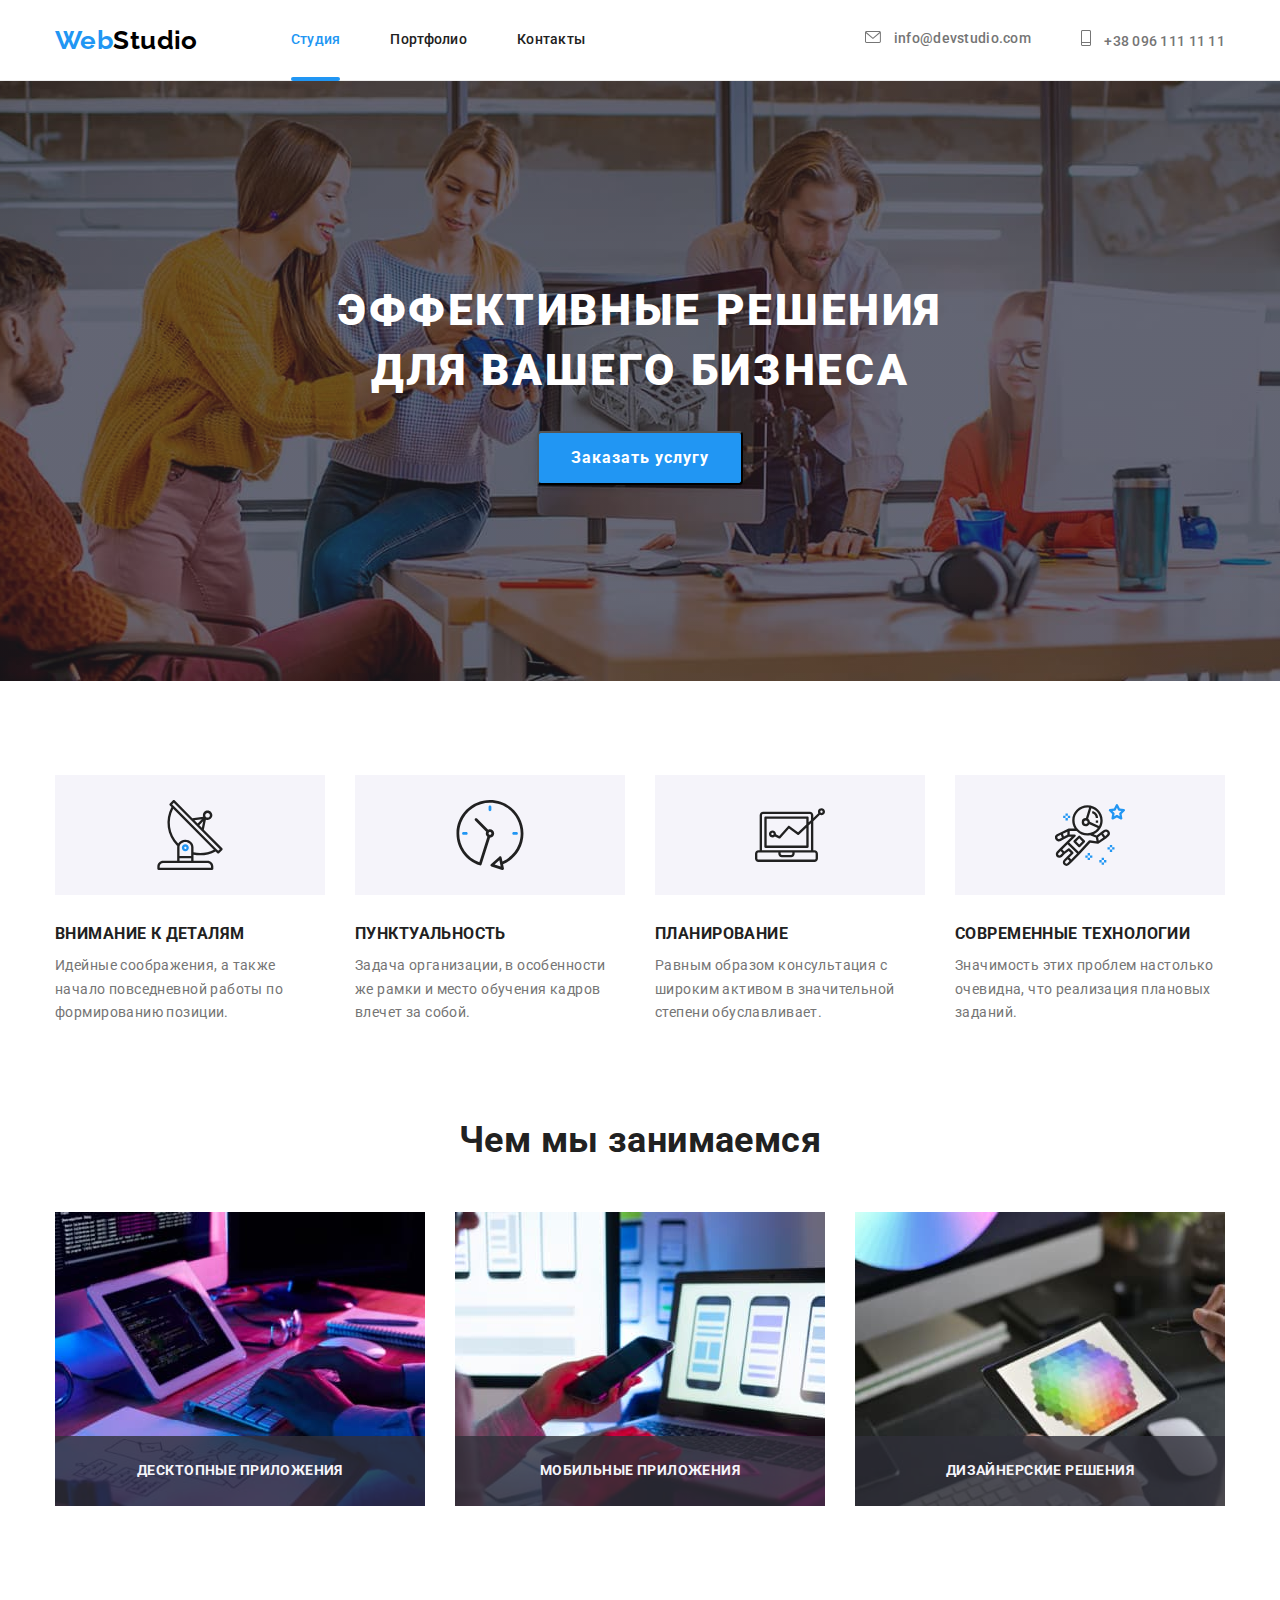
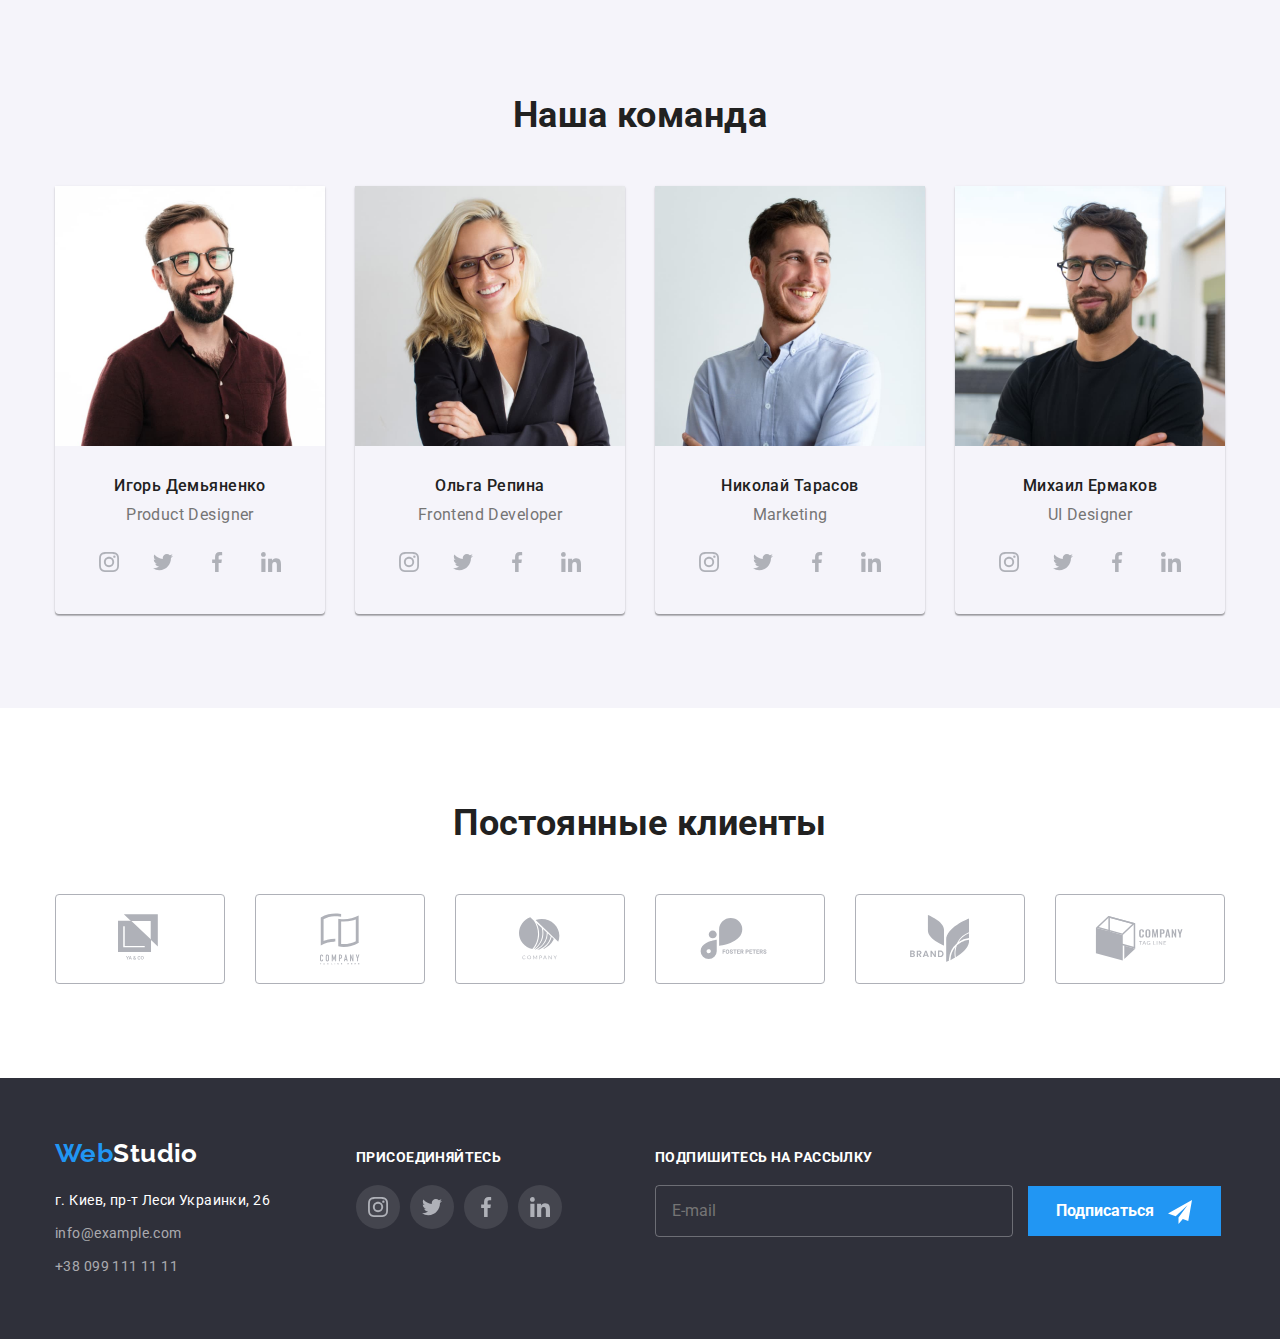
<file: index.html>
<!DOCTYPE html>
<html lang="ru">
  <head>
    <meta charset="UTF-8" />
    <meta name="viewport" content="width=device-width, initial-scale=1.0" />
    <title>Web Studio</title>
    <link
      href="https://fonts.googleapis.com/css2?family=Raleway:wght@700&family=Roboto:wght@400;500;700;900&display=swap"
      rel="stylesheet"
    />
    <link rel="stylesheet" href="./css/main.min.css" />
  </head>

  <body>
    <!-- Header -->
    <header>
      <div class="container main">
        <nav class="nav">
          <a href="index.html" class="logo"
            ><span class="logo__web">Web</span
            ><span class="logo__header">Studio</span></a
          >
          <ul class="nav__list list">
            <li class="nav__item">
              <a href="./index.html" class="nav__link nav__link--current"
                >Студия</a
              >
            </li>
            <li class="nav__item">
              <a href="./portfolio.html" class="nav__link">Портфолио</a>
            </li>
            <li class="nav__item"><a href="" class="nav__link">Контакты</a></li>
          </ul>
        </nav>
        <ul class="contacts list">
          <li class="contacts__item">
            <a href="mailto=info@devstudio.com" class="contacts__link"
              ><svg class="contacts__envelope" width="16" height="12">
                <use href="./images/sprite.svg#envelope-icon"></use>
              </svg>
              info@devstudio.com
            </a>
          </li>

          <li class="contacts__item">
            <a href="tel=+380961111111" class="contacts__link"
              ><svg class="contacts__tel" width="10" height="16">
                <use href="./images/sprite.svg#tel-icon"></use>
              </svg>
              +38 096 111 11 11
            </a>
          </li>
        </ul>
      </div>
    </header>
    <main>
      <!-- Hero -->
      <section class="hero">
        <div class="hero__container">
          <h1 class="hero__title">
            Эффективные решения <br />
            для вашего бизнеса
          </h1>
          <button class="hero-btn" data-modal-open>Заказать услугу</button>
        </div>
      </section>

      <!-- Our benefits -->
      <section class="benefits section">
        <div class="container">
          <h2 class="section__title--hidden">Наши преимущества</h2>
          <ul class="benefits__list list">
            <li class="benefits__antenna benefits__item">
              <h3 class="benefits__title">Внимание к деталям</h3>
              <p class="benefits__text">
                Идейные соображения, а также начало повседневной работы по
                формированию позиции.
              </p>
            </li>
            <li class="benefits__clock benefits__item">
              <h3 class="benefits__title">Пунктуальность</h3>
              <p class="benefits__text">
                Задача организации, в особенности же рамки и место обучения
                кадров влечет за собой.
              </p>
            </li>
            <li class="benefits__vector benefits__item">
              <h3 class="benefits__title">Планирование</h3>
              <p class="benefits__text">
                Равным образом консультация с широким активом в значительной
                степени обуславливает.
              </p>
            </li>
            <li class="benefits__astronaut benefits__item">
              <h3 class="benefits__title">Современные технологии</h3>
              <p class="benefits__text">
                Значимость этих проблем настолько очевидна, что реализация
                плановых заданий.
              </p>
            </li>
          </ul>
        </div>
      </section>
      <!-- What are we doing -->
      <section class="examples section">
        <div class="container">
          <h2 class="section__title">Чем мы занимаемся</h2>
          <ul class="examples__list list">
            <li class="examples__item">
              <div class="box">
                <img
                  src="./images/img.jpg"
                  alt="Десктопные приложения"
                  width="370"
                />
                <p class="examples__text">Десктопные приложения</p>
              </div>
            </li>
            <li class="examples__item">
              <div class="box">
                <img
                  src="./images/img2.jpg"
                  alt="Мобильные приложения"
                  width="370"
                />
                <p class="examples__text">Мобильные приложения</p>
              </div>
            </li>
            <li class="examples__item">
              <div class="box">
                <img
                  src="./images/img3.jpg"
                  alt="Дизайнерские решения"
                  width="370"
                />
                <p class="examples__text">Дизайнерские решения</p>
              </div>
            </li>
          </ul>
        </div>
      </section>
      <!-- Our team -->
      <section class="employee section">
        <div class="container">
          <h2 class="section__title">Наша команда</h2>
          <ul class="employee__list list">
            <li class="employee__item">
              <img
                src="./images/team1.jpg"
                alt="фото Игоря Демьяненко"
                width="270"
              />
              <h3 class="employee__name">Игорь Демьяненко</h3>
              <p class="employee__position">Product Designer</p>
              <ul class="social-links list">
                <li class="social-links__item">
                  <a href="" class="social-links__link">
                    <svg class="social-links__icon" width="20px" height="20px">
                      <use href="./images/sprite.svg#instagram-icon"></use>
                    </svg>
                  </a>
                </li>
                <li class="social-links__item">
                  <a href="" class="social-links__link">
                    <svg class="social-links__icon" width="20px" height="20px">
                      <use href="./images/sprite.svg#twitter-icon"></use>
                    </svg>
                  </a>
                </li>
                <li class="social-links__item">
                  <a href="" class="social-links__link">
                    <svg class="social-links__icon" width="20px" height="20px">
                      <use href="./images/sprite.svg#facebook-icon"></use>
                    </svg>
                  </a>
                </li>
                <li class="social-links__item">
                  <a href="" class="social-links__link">
                    <svg class="social-links__icon" width="20px" height="20px">
                      <use href="./images/sprite.svg#linkedin-icon"></use>
                    </svg>
                  </a>
                </li>
              </ul>
            </li>
            <li class="employee__item">
              <img
                src="./images/team2.jpg"
                alt="фото Ольги Репиной"
                width="270"
              />
              <h3 class="employee__name">Ольга Репина</h3>
              <p class="employee__position">Frontend Developer</p>
              <ul class="social-links list">
                <li class="social-links__item">
                  <a href="" class="social-links__link">
                    <svg class="social-links__icon" width="20px" height="20px">
                      <use href="./images/sprite.svg#instagram-icon"></use>
                    </svg>
                  </a>
                </li>
                <li class="social-links__item">
                  <a href="" class="social-links__link">
                    <svg class="social-links__icon" width="20px" height="20px">
                      <use href="./images/sprite.svg#twitter-icon"></use>
                    </svg>
                  </a>
                </li>
                <li class="social-links__item">
                  <a href="" class="social-links__link">
                    <svg class="social-links__icon" width="20px" height="20px">
                      <use href="./images/sprite.svg#facebook-icon"></use>
                    </svg>
                  </a>
                </li>
                <li class="social-links__item">
                  <a href="" class="social-links__link">
                    <svg class="social-links__icon" width="20px" height="20px">
                      <use href="./images/sprite.svg#linkedin-icon"></use>
                    </svg>
                  </a>
                </li>
              </ul>
            </li>
            <li class="employee__item">
              <img
                src="./images/team3.jpg"
                alt="фото Николая тарасова"
                width="270"
              />
              <h3 class="employee__name">Николай Тарасов</h3>
              <p class="employee__position">Marketing</p>
              <ul class="social-links list">
                <li class="social-links__item">
                  <a href="" class="social-links__link">
                    <svg class="social-links__icon" width="20px" height="20px">
                      <use href="./images/sprite.svg#instagram-icon"></use>
                    </svg>
                  </a>
                </li>
                <li class="social-links__item">
                  <a href="" class="social-links__link">
                    <svg class="social-links__icon" width="20px" height="20px">
                      <use href="./images/sprite.svg#twitter-icon"></use>
                    </svg>
                  </a>
                </li>
                <li class="social-links__item">
                  <a href="" class="social-links__link">
                    <svg class="social-links__icon" width="20px" height="20px">
                      <use href="./images/sprite.svg#facebook-icon"></use>
                    </svg>
                  </a>
                </li>
                <li class="social-links__item">
                  <a href="" class="social-links__link">
                    <svg class="social-links__icon" width="20px" height="20px">
                      <use href="./images/sprite.svg#linkedin-icon"></use>
                    </svg>
                  </a>
                </li>
              </ul>
            </li>
            <li class="employee__item">
              <img
                src="./images/team4.jpg"
                alt="фото Михаила Ермакова"
                width="270"
              />
              <h3 class="employee__name">Михаил Ермаков</h3>
              <p class="employee__position">UI Designer</p>
              <ul class="social-links list">
                <li class="social-links__item">
                  <a href="" class="social-links__link">
                    <svg class="social-links__icon" width="20px" height="20px">
                      <use href="./images/sprite.svg#instagram-icon"></use>
                    </svg>
                  </a>
                </li>
                <li class="social-links__item">
                  <a href="" class="social-links__link">
                    <svg class="social-links__icon" width="20px" height="20px">
                      <use href="./images/sprite.svg#twitter-icon"></use>
                    </svg>
                  </a>
                </li>
                <li class="social-links__item">
                  <a href="" class="social-links__link">
                    <svg class="social-links__icon" width="20px" height="20px">
                      <use href="./images/sprite.svg#facebook-icon"></use>
                    </svg>
                  </a>
                </li>
                <li class="social-links__item">
                  <a href="" class="social-links__link">
                    <svg class="social-links__icon" width="20px" height="20px">
                      <use href="./images/sprite.svg#linkedin-icon"></use>
                    </svg>
                  </a>
                </li>
              </ul>
            </li>
          </ul>
        </div>
      </section>
      <!-- Our clients -->
      <section class="clients section">
        <div class="container">
          <h2 class="section__title">Постоянные клиенты</h2>
          <ul class="clients__list list">
            <li class="clients__item">
              <a href="" class="clients__link">
                <svg class="clients__icon" width="44" height="49">
                  <use href="./images/sprite.svg#client1-icon"></use>
                </svg>
              </a>
            </li>
            <li class="clients__item">
              <a href="" class="clients__link">
                <svg class="clients__icon" width="40" height="52">
                  <use href="./images/sprite.svg#client2-icon"></use>
                </svg>
              </a>
            </li>
            <li class="clients__item">
              <a href="" class="clients__link">
                <svg class="clients__icon" width="41" height="43">
                  <use href="./images/sprite.svg#client3-icon"></use>
                </svg>
              </a>
            </li>
            <li class="clients__item">
              <a href="" class="clients__link">
                <svg class="clients__icon" width="80" height="42">
                  <use href="./images/sprite.svg#client4-icon"></use>
                </svg>
              </a>
            </li>
            <li class="clients__item">
              <a href="" class="clients__link">
                <svg class="clients__icon" width="59" height="47">
                  <use href="./images/sprite.svg#client5-icon"></use>
                </svg>
              </a>
            </li>
            <li class="clients__item">
              <a href="" class="clients__link">
                <svg class="clients__icon" width="89" height="45">
                  <use href="./images/sprite.svg#client6-icon"></use>
                </svg>
              </a>
            </li>
          </ul>
        </div>
      </section>
    </main>

    <!-- Footer -->
    <footer>
      <div class="footer-container container">
        <div class="footer">
          <a href="index.html" class="footer__logo logo"
            ><span class="logo__web">Web</span
            ><span class="logo__footer">Studio</span></a
          >
          <address class="footer__address">
            <span class="footer__text">г. Киев, пр-т Леси Украинки, 26</span>
            <br />
            <ul class="footer-list list">
              <li class="footer-list__item">
                <a href="mailto:info@example.com" class="footer-list__link"
                  >info@example.com</a
                >
              </li>
              <li class="footer-list__item">
                <a href="tel:+380991111111" class="footer-list__link"
                  >+38 099 111 11 11</a
                >
              </li>
            </ul>
          </address>
        </div>

        <!-- Footer-middle -->
        <div class="footer-join">
          <p class="footer-join__text">Присоединяйтесь</p>
          <ul class="footer-join__list list">
            <li class="footer-join__item">
              <a href="" class="footer-join__link">
                <svg width="20" height="20" class="footer-join__icon">
                  <use href="./images/sprite.svg#instagram-icon"></use>
                </svg>
              </a>
            </li>
            <li class="footer-join__item">
              <a href="" class="footer-join__link">
                <svg width="20" height="20" class="footer-join__icon">
                  <use href="./images/sprite.svg#twitter-icon"></use>
                </svg>
              </a>
            </li>
            <li class="footer-join__item">
              <a href="" class="footer-join__link">
                <svg width="20" height="20" class="footer-join__icon">
                  <use href="./images/sprite.svg#facebook-icon"></use>
                </svg>
              </a>
            </li>
            <li class="footer-join__item">
              <a href="" class="footer-join__link">
                <svg width="20" height="20" class="footer-join__icon">
                  <use href="./images/sprite.svg#linkedin-icon"></use>
                </svg>
              </a>
            </li>
          </ul>
        </div>

        <!-- footer-subscribe -->
        <div class="footer-subscribe">
          <p class="footer-subscribe__text">Подпишитесь на рассылку</p>
          <form action="#" class="footer-subscribe__form" autocomplete="off">
            <input
              type="email"
              name="email"
              id="email"
              placeholder="E-mail"
              class="footer-subscribe__input"
            />
            <button type="submit" class="subscribe-btn">
              Подписаться
              <svg class="subscribe-btn__icon">
                <use href="./images/sprite.svg#subscribe-icon"></use>
              </svg>
            </button>
          </form>
        </div>
      </div>
    </footer>

    <!-- Modal  -->
    <div class="backdrop backdrop--is-hidden" data-modal>
      <div class="modal">
        <div class="modal__header">
          <p class="modal__heading">Оставьте свои данные, мы вам перезвоним</p>
          <button class="modal-close-button" data-modal-close>
            <svg class="modal-close-button__icon" width="11px" height="11px">
              <use href="./images/sprite.svg#cross-icon"></use>
            </svg>
          </button>
        </div>
        <div class="input-forms">
          <form action="#" autocomplete="off">
            <div class="input-field">
              <label class="input-field__label" for="name">Имя</label>
              <input class="input-field__input" type="text" id="name" />
              <svg class="input-field__icon">
                <use href="./images/sprite.svg#name-icon"></use>
              </svg>
            </div>

            <div class="input-field">
              <label class="input-field__label" for="tel">Телефон</label>
              <input class="input-field__input" type="tel" id="tel" />
              <svg class="input-field__icon">
                <use href="./images/sprite.svg#phone-icon"></use>
              </svg>
            </div>

            <div class="input-field">
              <label class="input-field__label" for="mail">Почта</label>
              <input class="input-field__input" type="email" id="mail" />
              <svg class="input-field__icon">
                <use href="./images/sprite.svg#email-icon"></use>
              </svg>
            </div>

            <div class="input-field">
              <label class="input-field__label" for="comment"
                >Комментарий</label
              >
              <textarea
                class="input-field__textarea"
                name="comment"
                id="comment"
                rows="6"
                placeholder="Введите текст"
              ></textarea>
            </div>

            <div class="policy">
              <input
                class="policy__checkbox"
                type="checkbox"
                name="policy"
                id="policy"
              />
              <!-- <span class="policy-icon"></span> -->
              <label for="policy" class="policy__label">
                Соглашаюсь с рассылкой и принимаю
                <a href="" class="policy__link"> Условия договора</a>
              </label>
            </div>

            <button type="submit" class="modal-btn">Отправить</button>
          </form>
        </div>
      </div>
    </div>
    <script src="./js/modal.js"></script>
  </body>
</html>
</file>
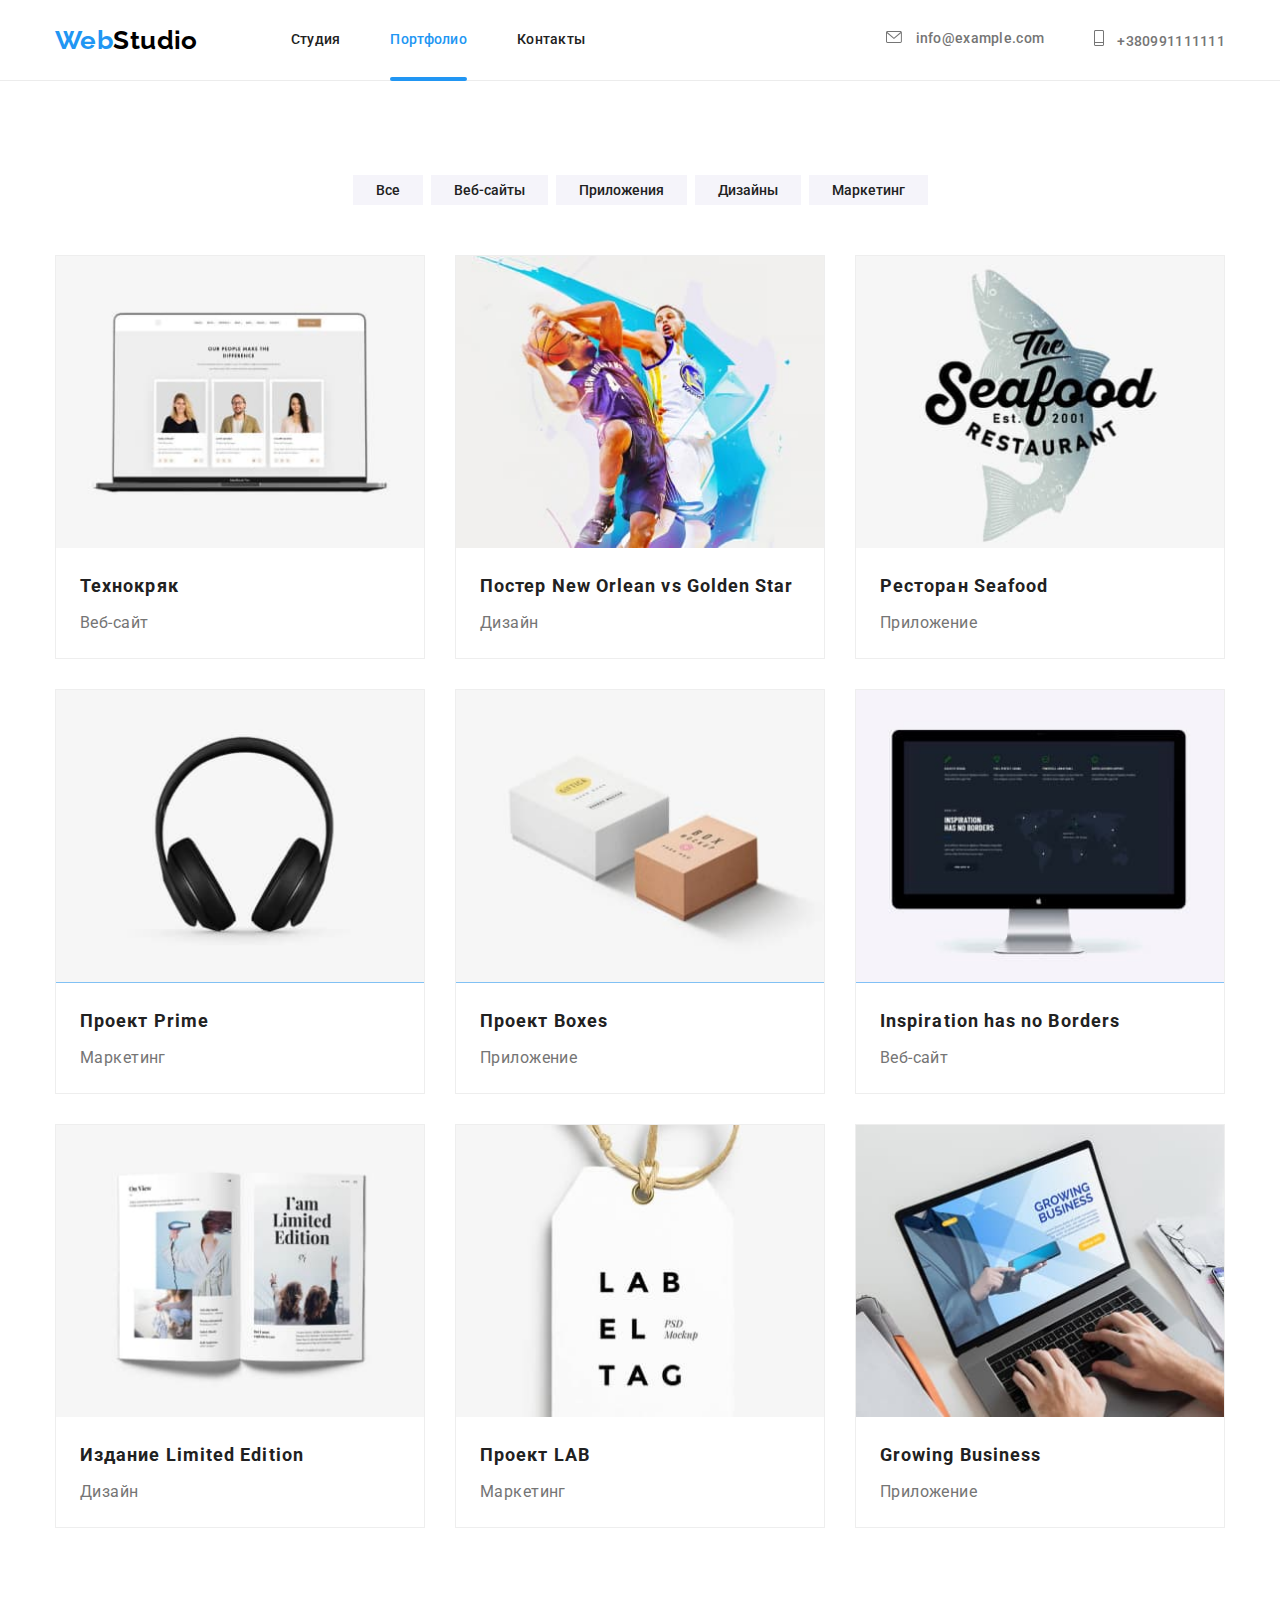
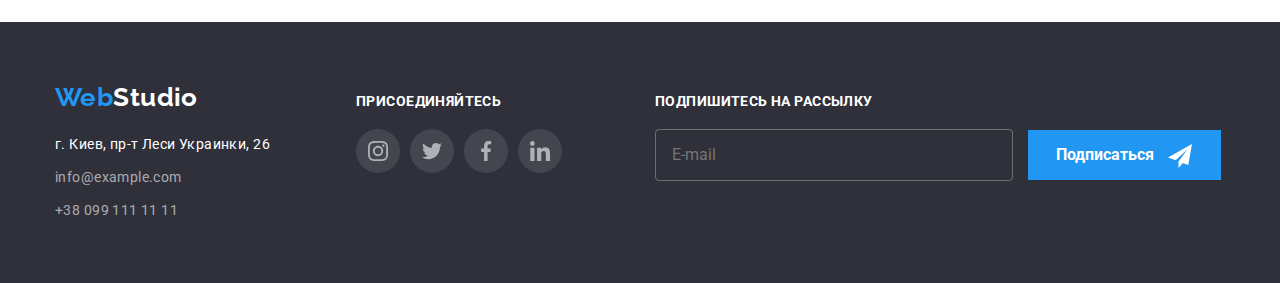
<file: portfolio.html>
<!DOCTYPE html>
<html lang="ru">
  <head>
    <meta charset="UTF-8" />
    <meta name="viewport" content="width=device-width, initial-scale=1.0" />
    <title>Portfolio</title>
    <link
      href="https://fonts.googleapis.com/css2?family=Raleway:wght@700&family=Roboto:wght@400;500;700;900&display=swap"
      rel="stylesheet"
    />
    <link rel="stylesheet" href="./css/portfolio.min.css" />
  </head>

  <body>
    <!-- Header -->
    <header>
      <div class="container main">
        <nav class="nav">
          <a href="./portfolio.html" class="logo"
            ><span class="logo__web">Web</span
            ><span class="logo__header">Studio</span></a
          >
          <ul class="nav__list list">
            <li class="nav__item">
              <a href="./index.html" class="nav__link">Студия</a>
            </li>
            <li class="nav__item">
              <a href="./portfolio.html" class="nav__link nav__link--current"
                >Портфолио</a
              >
            </li>
            <li class="nav__item"><a href="" class="nav__link">Контакты</a></li>
          </ul>
        </nav>
        <ul class="contacts list">
          <li class="contacts__item">
            <a href="mailto:info@example.com" class="contacts__link"
              ><svg class="contacts__envelope" width="16" height="12">
                <use href="./images/sprite.svg#envelope-icon"></use>
              </svg>
              info@example.com
            </a>
          </li>

          <li class="contacts__item">
            <a href="tel:+380991111111+" class="contacts__link">
              <svg class="contacts__tel" width="10" height="16">
                <use href="./images/sprite.svg#tel-icon"></use>
              </svg>
              +380991111111
            </a>
          </li>
        </ul>
      </div>
    </header>
    <!-- Projects section -->
    <main>
      <section class="portfolio section">
        <div class="container">
          <h1 class="section__title--hidden">Проекты</h1>
          <!-- Buttons -->
          <ul class="filters list">
            <li class="filters__item">
              <button type="button" class="filters__button">Все</button>
            </li>
            <li class="filters__item">
              <button type="button" class="filters__button">Веб-сайты</button>
            </li>
            <li class="filters__item">
              <button type="button" class="filters__button">Приложения</button>
            </li>
            <li class="filters__item">
              <button type="button" class="filters__button">Дизайны</button>
            </li>
            <li class="filters__item">
              <button type="button" class="filters__button">Маркетинг</button>
            </li>
          </ul>

          <!-- Projects -->
          <ul class="projects list">
            <li class="projects__element">
              <a href="" class="projects__link">
                <div class="projects-box">
                  <img src="./portfolio-images/img1.jpg" alt="" width="370" />
                  <p class="projects-box__text">
                    Технокряк это современная площадка распространения
                    коронавируса. Компании используют эту платформу для
                    цифрового шпионажа и атак на защищённые сервера конкурентов.
                  </p>
                </div>
                <div class="card-content">
                  <h2 class="card-content__title">Технокряк</h2>
                  <p class="card-content__item">Веб-сайт</p>
                </div>
              </a>
            </li>
            <li class="projects__element">
              <a href="" class="projects__link">
                <div class="projects-box">
                  <img src="./portfolio-images/img2.jpg" alt="" width="370" />
                  <p class="projects-box__text">
                    Технокряк это современная площадка распространения
                    коронавируса. Компании используют эту платформу для
                    цифрового шпионажа и атак на защищённые сервера конкурентов.
                  </p>
                </div>
                <div class="card-content">
                  <h2 class="card-content__title">
                    Постер New Orlean vs Golden Star
                  </h2>
                  <p class="card-content__item">Дизайн</p>
                </div>
              </a>
            </li>
            <li class="projects__element">
              <a href="" class="projects__link">
                <div class="projects-box">
                  <img src="./portfolio-images/img3.jpg" alt="" width="370" />
                  <p class="projects-box__text">
                    Технокряк это современная площадка распространения
                    коронавируса. Компании используют эту платформу для
                    цифрового шпионажа и атак на защищённые сервера конкурентов.
                  </p>
                </div>
                <div class="card-content">
                  <h2 class="card-content__title">Ресторан Seafood</h2>
                  <p class="card-content__item">Приложение</p>
                </div>
              </a>
            </li>
            <li class="projects__element">
              <a href="" class="projects__link">
                <div class="projects-box">
                  <img src="./portfolio-images/img4.jpg" alt="" width="370" />
                  <p class="projects-box__text">
                    Технокряк это современная площадка распространения
                    коронавируса. Компании используют эту платформу для
                    цифрового шпионажа и атак на защищённые сервера конкурентов.
                  </p>
                </div>
                <div class="card-content">
                  <h2 class="card-content__title">Проект Prime</h2>
                  <p class="card-content__item">Маркетинг</p>
                </div>
              </a>
            </li>
            <li class="projects__element">
              <a href="" class="projects__link">
                <div class="projects-box">
                  <img src="./portfolio-images/img5.jpg" alt="" width="370" />
                  <p class="projects-box__text">
                    Технокряк это современная площадка распространения
                    коронавируса. Компании используют эту платформу для
                    цифрового шпионажа и атак на защищённые сервера конкурентов.
                  </p>
                </div>
                <div class="card-content">
                  <h2 class="card-content__title">Проект Boxes</h2>
                  <p class="card-content__item">Приложение</p>
                </div>
              </a>
            </li>
            <li class="projects__element">
              <a href="" class="projects__link">
                <div class="projects-box">
                  <img src="./portfolio-images/img6.jpg" alt="" width="370" />
                  <p class="projects-box__text">
                    Технокряк это современная площадка распространения
                    коронавируса. Компании используют эту платформу для
                    цифрового шпионажа и атак на защищённые сервера конкурентов.
                  </p>
                </div>
                <div class="card-content">
                  <h2 class="card-content__title">
                    Inspiration has no Borders
                  </h2>
                  <p class="card-content__item">Веб-сайт</p>
                </div>
              </a>
            </li>
            <li class="projects__element">
              <a href="" class="projects__link">
                <div class="projects-box">
                  <img src="./portfolio-images/img7.jpg" alt="" width="370" />
                  <p class="projects-box__text">
                    Технокряк это современная площадка распространения
                    коронавируса. Компании используют эту платформу для
                    цифрового шпионажа и атак на защищённые сервера конкурентов.
                  </p>
                </div>
                <div class="card-content">
                  <h2 class="card-content__title">Издание Limited Edition</h2>
                  <p class="card-content__item">Дизайн</p>
                </div>
              </a>
            </li>
            <li class="projects__element">
              <a href="" class="projects__link">
                <div class="projects-box">
                  <img src="./portfolio-images/img8.jpg" alt="" width="370" />
                  <p class="projects-box__text">
                    Технокряк это современная площадка распространения
                    коронавируса. Компании используют эту платформу для
                    цифрового шпионажа и атак на защищённые сервера конкурентов.
                  </p>
                </div>
                <div class="card-content">
                  <h2 class="card-content__title">Проект LAB</h2>
                  <p class="card-content__item">Маркетинг</p>
                </div>
              </a>
            </li>
            <li class="projects__element">
              <a href="" class="projects__link">
                <div class="projects-box">
                  <img src="./portfolio-images/img9.jpg" alt="" width="370" />
                  <p class="projects-box__text">
                    Технокряк это современная площадка распространения
                    коронавируса. Компании используют эту платформу для
                    цифрового шпионажа и атак на защищённые сервера конкурентов.
                  </p>
                </div>
                <div class="card-content">
                  <h2 class="card-content__title">Growing Business</h2>
                  <p class="card-content__item">Приложение</p>
                </div>
              </a>
            </li>
          </ul>
        </div>
      </section>
    </main>
    <!-- Footer -->
    <footer>
      <div class="footer-container container">
        <div class="footer">
          <a href="./portfolio.html" class="footer__logo logo"
            ><span class="logo__web">Web</span
            ><span class="logo__footer">Studio</span></a
          >
          <address class="footer__address">
            <span class="footer__text">г. Киев, пр-т Леси Украинки, 26</span>
            <br />
            <ul class="footer-list list">
              <li class="footer-list__item">
                <a href="mailto:info@example.com" class="footer-list__link"
                  >info@example.com</a
                >
              </li>
              <li class="footer-list__item">
                <a href="tel:+380991111111" class="footer-list__link"
                  >+38 099 111 11 11</a
                >
              </li>
            </ul>
          </address>
        </div>

        <!-- Footer-middle -->
        <div class="footer-join">
          <p class="footer-join__text">Присоединяйтесь</p>
          <ul class="footer-join__list list">
            <li class="footer-join__item">
              <a href="" class="footer-join__link">
                <svg width="20" height="20" class="footer-join__icon">
                  <use href="./images/sprite.svg#instagram-icon"></use>
                </svg>
              </a>
            </li>
            <li class="footer-join__item">
              <a href="" class="footer-join__link">
                <svg width="20" height="20" class="footer-join__icon">
                  <use href="./images/sprite.svg#twitter-icon"></use>
                </svg>
              </a>
            </li>
            <li class="footer-join__item">
              <a href="" class="footer-join__link">
                <svg width="20" height="20" class="footer-join__icon">
                  <use href="./images/sprite.svg#facebook-icon"></use>
                </svg>
              </a>
            </li>
            <li class="footer-join__item">
              <a href="" class="footer-join__link">
                <svg width="20" height="20" class="footer-join__icon">
                  <use href="./images/sprite.svg#linkedin-icon"></use>
                </svg>
              </a>
            </li>
          </ul>
        </div>

        <!-- Footer-subscribe -->
        <div class="footer-subscribe">
          <p class="footer-subscribe__text">Подпишитесь на рассылку</p>
          <form action="#" class="footer-subscribe__form" autocomplete="off">
            <input
              type="email"
              name="email"
              id="email"
              placeholder="E-mail"
              class="footer-subscribe__input"
            />
            <button type="submit" class="subscribe-btn">
              Подписаться
              <svg class="subscribe-btn__icon">
                <use href="./images/sprite.svg#subscribe-icon"></use>
              </svg>
            </button>
          </form>
        </div>
      </div>
    </footer>
  </body>
</html>
</file>
<file: css/main.min.css>
/*! modern-normalize v1.0.0 | MIT License | https://github.com/sindresorhus/modern-normalize */*,*::before,*::after{box-sizing:border-box}:root{-moz-tab-size:4;tab-size:4}html{line-height:1.15;-webkit-text-size-adjust:100%}body{margin:0}body{font-family:system-ui,-apple-system,"Segoe UI",Roboto,Helvetica,Arial,sans-serif,"Apple Color Emoji","Segoe UI Emoji"}hr{height:0;color:inherit}abbr[title]{text-decoration:underline dotted}b,strong{font-weight:bolder}code,kbd,samp,pre{font-family:ui-monospace, SFMono-Regular, Consolas, "Liberation Mono", Menlo, monospace;font-size:1em}small{font-size:80%}sub,sup{font-size:75%;line-height:0;position:relative;vertical-align:baseline}sub{bottom:-0.25em}sup{top:-0.5em}table{text-indent:0;border-color:inherit}button,input,optgroup,select,textarea{font-family:inherit;font-size:100%;line-height:1.15;margin:0}button,select{text-transform:none}button,[type="button"],[type="reset"],[type="submit"]{-webkit-appearance:button}::-moz-focus-inner{border-style:none;padding:0}:-moz-focusring{outline:1px dotted ButtonText}:-moz-ui-invalid{box-shadow:none}legend{padding:0}progress{vertical-align:baseline}::-webkit-inner-spin-button,::-webkit-outer-spin-button{height:auto}[type="search"]{-webkit-appearance:textfield;outline-offset:-2px}::-webkit-search-decoration{-webkit-appearance:none}::-webkit-file-upload-button{-webkit-appearance:button;font:inherit}summary{display:list-item}body{color:#757575;font-family:"Roboto",sans-serif;letter-spacing:.03em;background-color:#fff;font-size:14px}.list{list-style:none;padding:0;margin:0}.container{width:1200px;padding:0 15px;margin-left:auto;margin-right:auto}img{display:block;max-width:100%;height:auto}p{margin:0}header{border-bottom:1px solid #ececec}footer{background-color:#2f303a}.main{display:flex;align-items:center}.section{padding-top:94px}.section__title{color:#212121;text-align:center;font-weight:700;font-size:36px;line-height:1.17;margin:0 0 50px}.section__title--hidden{position:absolute;width:1px;height:1px;margin:-1px;border:0;padding:0;clip:rect(0 0 0 0);overflow:hidden}.logo{font-family:"Raleway",sans-serif;font-weight:700;font-size:26px;line-height:1.19;text-decoration:none}.logo__web{color:#2196f3}.logo__header{color:#000}.logo__footer{color:#fff}.main{display:flex;align-items:center}.nav{display:flex;align-items:center}.nav__list{display:flex;margin-left:93px}.nav__item:not(:last-child){margin-right:50px}.nav__link{color:#212121;font-weight:500;line-height:1.14;letter-spacing:0.02em;text-decoration:none;display:block;padding:32px 0;transition:color 250ms cubic-bezier(0.4, 0, 0.2, 1)}.nav__link:hover,.nav__link:focus{color:#2196f3}.nav__link--current{color:#2196f3;position:relative}.nav__link--current::after{content:"";width:100%;height:4px;background-color:#2196f3;position:absolute;left:0;bottom:-1px;border-radius:2px}.contacts{display:flex;margin-left:auto}.contacts__item:not(:last-child){margin-right:50px}.contacts__link{color:#757575;font-weight:500;line-height:1.14;letter-spacing:0.02em;text-decoration:none;transition:color 250ms cubic-bezier(0.4, 0, 0.2, 1)}.contacts__link:hover,.contacts__link:focus{color:#2196f3}.contacts__envelope,.contacts__tel{margin-right:10px;fill:#757575;transition:fill 250ms cubic-bezier(0.4, 0, 0.2, 1)}.contacts__link:hover .contacts__tel,.contacts__link:hover .contacts__envelope{fill:#2196f3}.hero{background-color:#2f303a;text-align:center;background-image:linear-gradient(to right, rgba(47,48,58,0.4), rgba(47,48,58,0.4)),url(../images/hero-bg.jpg);background-size:cover;background-repeat:no-repeat;background-position:center;margin-right:auto;margin-left:auto;max-width:1600px;height:600px}.hero__container{margin-left:auto;margin-right:auto;padding-top:200px}.hero__title{color:#fff;font-weight:900;font-size:44px;line-height:1.36;letter-spacing:0.06em;text-transform:uppercase;margin:0 0 30px}.hero-btn{color:#fff;font-weight:700;font-size:16px;line-height:1.9;letter-spacing:0.06em;box-shadow:0 4px 4px rgba(0,0,0,0.15);border-radius:4px;background:#2196f3;display:inline-block;padding:10px 32px;cursor:pointer}.hero-btn:focus,.hero-btn:active{outline:#2196f3}.benefits__title{color:#212121;font-weight:700;line-height:1.14;text-transform:uppercase;margin:0 0 10px}.benefits__list{display:flex}.benefits__item{margin-right:30px;width:calc((100% - 30px * 3) / 4)}.benefits__item:last-child{margin-right:0}.benefits__item::before{display:block;content:"";width:270px;height:120px;background-repeat:no-repeat;background-position:center;background-color:#f5f4fa;margin-bottom:30px}.benefits__antenna::before{background-image:url(../images/antenna-icon.svg)}.benefits__clock::before{background-image:url(../images/clock-icon.svg)}.benefits__vector:before{background-image:url(../images/vector-icon.svg)}.benefits__astronaut::before{background-image:url(../images/astronaut-icon.svg)}.benefits__text{line-height:1.71}.box{position:relative}.examples{padding-bottom:94px}.examples__list{display:flex}.examples__item{text-align:center;width:calc((100% - 30px * 2) / 3);margin-right:30px}.examples__item:last-child{margin-right:0}.examples__text{position:absolute;width:100%;height:70px;bottom:0;font-weight:700;line-height:1.14;text-align:center;text-transform:uppercase;color:#f5f4fa;background-color:rgba(47,48,58,0.8);padding-top:27px}.employee{background-color:#f5f4fa;padding-bottom:94px}.employee__list{display:flex}.employee__item{width:calc((100% - 30px * 3) / 4);display:inline-block;text-align:center;padding-bottom:30px;margin-right:30px;box-shadow:0 1px 3px rgba(0,0,0,0.12),0 1px 1px rgba(0,0,0,0.14),0px 2px 1px rgba(0,0,0,0.2);border-radius:0 0 4px 4px}.employee__item:last-child{margin-right:0}.employee__name{color:#212121;font-weight:500;font-size:16px;line-height:1.19;margin:30px 0 0}.employee__position{font-size:16px;line-height:1.19;margin:10px 0 16px}.social-links{display:flex;justify-content:center}.social-links__item{margin-right:10px}.social-links__item:last-child{margin-right:0}.social-links__link{display:block;width:44px;height:44px;padding:12px;border-radius:50%;transition:background-color 250ms cubic-bezier(0.4, 0, 0.2, 1)}.social-links__icon{fill:#afb1b8;transition:fill 250ms cubic-bezier(0.4, 0, 0.2, 1)}.social-links__link:hover,.social-links__link:focus{background-color:#2196f3}.social-links__link:hover .social-links__icon{fill:#fff}.clients{padding-bottom:94px}.clients__list{display:flex}.clients__item{width:calc((100% - 30px * 5) / 6);margin-right:30px}.clients__item:last-child{margin-right:0}.clients__link{display:flex;align-items:center;justify-content:center;height:90px;border:1px solid #afb1b8;border-radius:4px;transition:border-color 250ms cubic-bezier(0.4, 0, 0.2, 1)}.clients__icon{fill:#afb1b8;transition:fill 250ms cubic-bezier(0.4, 0, 0.2, 1)}.clients__link:hover,.clients__link:focus{border-color:#2196f3}.clients__link:hover .clients__icon{fill:#2196f3}.footer{margin-right:70px}.footer__logo{display:block;margin-bottom:20px}.footer-container{padding:60px 15px;display:flex;align-items:baseline}.footer__address{line-height:1.71;font-style:normal}.footer__text{color:#fff;display:inline-block;margin:0 0 9px;display:inline-block;width:231px}.footer-list__link{color:rgba(255,255,255,0.6);text-decoration:none;transition:color 250ms cubic-bezier(0.4, 0, 0.2, 1)}.footer-list__link:hover,.footer-list__link :focus{color:#2196f3}.footer-list__item{margin-bottom:9px}.footer-list__item:nth-child(2n){margin-bottom:0}.footer-join{justify-content:center;max-width:206px;flex-wrap:wrap;margin-right:93px}.footer-join__text{width:145px;font-weight:700;line-height:1, 14;text-transform:uppercase;color:#fff;margin:0 0 20px}.footer-join__list{display:flex}.footer-join__item{margin-right:10px}.footer-join__item:last-child{margin-right:0}.footer-join__link{width:44px;height:44px;display:block;padding:12px;background-color:#ffffff1a;border-radius:50%;transition:background-color 250ms cubic-bezier(0.4, 0, 0.2, 1)}.footer-join__icon{fill:#afb1b8;transition:fill 250ms var(--timing-function)}.footer-join__link:hover,.footer-join__link:focus{background-color:#2196f3}.footer-join__link:hover .footer-join__icon{fill:#fff}.footer-subscribe{width:570px}.footer-subscribe__text{font-weight:700;line-height:1, 14;text-transform:uppercase;color:#fff;margin:0 0 20px}.footer-subscribe__input{width:358px;background-color:transparent;padding:15px 0 15px 16px;font-size:16px;color:#fff;line-height:1.25;border:1px solid rgba(255,255,255,0.3);border-radius:4px}.subscribe-btn{font-weight:700;font-size:16px;line-height:1.88;align-items:center;padding:10px 29px 10px 28px;color:#fff;background-color:#2196f3;border:none;cursor:pointer;margin-left:12px}.subscribe-btn__icon{vertical-align:middle;margin-left:10px;width:24px;height:24px;fill:#fff}.backdrop{position:fixed;top:0;left:0;width:100%;height:100%;background-color:rgba(0,0,0,0.2);opacity:1;transition:opacity 250ms cubic-bezier(0.4, 0, 0.2, 1)}.backdrop--is-hidden{opacity:0;pointer-events:none}.modal{position:relative;width:528px;height:581px;position:absolute;top:50%;left:50%;transform:translate(-50%, -50%);background-color:#fff;box-shadow:0px 1px 3px rgba(0,0,0,0.12),0px 1px 1px rgba(0,0,0,0.14),0px 2px 1px rgba(0,0,0,0.2);border-radius:4px}.modal__heading{color:#212121;font-weight:700;font-size:20px;line-height:1.15;width:448px;margin-top:40px;margin-left:auto;margin-right:auto;text-align:center}.modal-close-button{position:absolute;top:0;right:0;width:30px;height:30px;background-color:#f5f4fa;display:block;border:1px solid rgba(0,0,0,0.1);border-radius:50%;margin-top:8px;margin-right:8px;cursor:pointer}.modal-close-button:active,.modal-close-button:focus{outline:none}.modal-close-button:hover .modal-close-button__icon{fill:#2196f3}.modal-close-button__icon{fill:#000000;transition:fill 250ms cubic-bezier(0.4, 0, 0.2, 1)}.input-forms{width:448px;margin-left:auto;margin-right:auto}.input-field{margin-top:10px;position:relative}.input-field__icon{position:absolute;top:50%;left:0;transform:translateX(14px);width:18px;height:18px;fill:#212121;transition:fill 250ms cubic-bezier(0.4, 0, 0.2, 1)}.input-field:hover .input-field__icon,.input-field:focus .input-field__icon{fill:#2196f3}.input-field__input{width:448px;height:40px;margin-top:4px;padding-left:35px;border:1px solid rgba(33,33,33,0.2);transition:border 250ms cubic-bezier(0.4, 0, 0.2, 1)}.input-field:hover .input-field__input,.input-field:hover .input-field__textarea{border:1px solid #2196f3;outline:#2196f3}.input-field__input:focus,.input-field__textarea:focus{border:1px solid #2196f3;outline:#2196f3}.input-field__input:focus+.input-field__icon{fill:#2196f3}.input-field__label{font-size:12px;line-height:1.16;letter-spacing:0.01em}.input-field__textarea{width:448px;padding:0;margin:4px 0 20px;border:1px solid rgba(33,33,33,0.2);border-radius:4px;resize:none;transition:border 250ms cubic-bezier(0.4, 0, 0.2, 1)}.input-field__textarea::placeholder{font-size:12px;line-height:1.16;letter-spacing:0.01em;color:rgba(117,117,117,0.5);padding-top:12px;padding-left:16px}.policy{margin-bottom:30px}.policy__label{display:flex;align-items:center;line-height:1.71}.policy__label::before{content:"";display:inline-block;margin-right:8px;width:16px;height:15px;border:2px solid #212121;border-radius:2px}.policy__checkbox{appearance:none;-webkit-appearance:none;-moz-appearance:none;position:absolute}.policy__checkbox:checked+.policy__label::before{background-color:#2196f3;background-image:url(../images/policy-icon.svg);background-size:contain;background-origin:border-box;border-color:#2196f3}.policy__link{color:#2196f3;margin-left:4px}.modal-btn{font-weight:700;font-size:16px;line-height:1.87;letter-spacing:0.06em;height:50px;padding:10px 55px;display:block;margin-left:auto;margin-right:auto;color:#fff;background-color:#2196f3;box-shadow:0px 4px 4px rgba(0,0,0,0.15);border:none;border-radius:4px;cursor:pointer}
/*# sourceMappingURL=main.min.css.map */
</file>
<file: css/portfolio.min.css>
/*! modern-normalize v1.0.0 | MIT License | https://github.com/sindresorhus/modern-normalize */*,*::before,*::after{box-sizing:border-box}:root{-moz-tab-size:4;tab-size:4}html{line-height:1.15;-webkit-text-size-adjust:100%}body{margin:0}body{font-family:system-ui,-apple-system,"Segoe UI",Roboto,Helvetica,Arial,sans-serif,"Apple Color Emoji","Segoe UI Emoji"}hr{height:0;color:inherit}abbr[title]{text-decoration:underline dotted}b,strong{font-weight:bolder}code,kbd,samp,pre{font-family:ui-monospace, SFMono-Regular, Consolas, "Liberation Mono", Menlo, monospace;font-size:1em}small{font-size:80%}sub,sup{font-size:75%;line-height:0;position:relative;vertical-align:baseline}sub{bottom:-0.25em}sup{top:-0.5em}table{text-indent:0;border-color:inherit}button,input,optgroup,select,textarea{font-family:inherit;font-size:100%;line-height:1.15;margin:0}button,select{text-transform:none}button,[type="button"],[type="reset"],[type="submit"]{-webkit-appearance:button}::-moz-focus-inner{border-style:none;padding:0}:-moz-focusring{outline:1px dotted ButtonText}:-moz-ui-invalid{box-shadow:none}legend{padding:0}progress{vertical-align:baseline}::-webkit-inner-spin-button,::-webkit-outer-spin-button{height:auto}[type="search"]{-webkit-appearance:textfield;outline-offset:-2px}::-webkit-search-decoration{-webkit-appearance:none}::-webkit-file-upload-button{-webkit-appearance:button;font:inherit}summary{display:list-item}body{color:#757575;font-family:"Roboto",sans-serif;letter-spacing:.03em;background-color:#fff;font-size:14px}.list{list-style:none;padding:0;margin:0}.container{width:1200px;padding:0 15px;margin-left:auto;margin-right:auto}img{display:block;max-width:100%;height:auto}p{margin:0}header{border-bottom:1px solid #ececec}footer{background-color:#2f303a}.main{display:flex;align-items:center}.section{padding-top:94px}.section__title{color:#212121;text-align:center;font-weight:700;font-size:36px;line-height:1.17;margin:0 0 50px}.section__title--hidden{position:absolute;width:1px;height:1px;margin:-1px;border:0;padding:0;clip:rect(0 0 0 0);overflow:hidden}.logo{font-family:"Raleway",sans-serif;font-weight:700;font-size:26px;line-height:1.19;text-decoration:none}.logo__web{color:#2196f3}.logo__header{color:#000}.logo__footer{color:#fff}.main{display:flex;align-items:center}.nav{display:flex;align-items:center}.nav__list{display:flex;margin-left:93px}.nav__item:not(:last-child){margin-right:50px}.nav__link{color:#212121;font-weight:500;line-height:1.14;letter-spacing:0.02em;text-decoration:none;display:block;padding:32px 0;transition:color 250ms cubic-bezier(0.4, 0, 0.2, 1)}.nav__link:hover,.nav__link:focus{color:#2196f3}.nav__link--current{color:#2196f3;position:relative}.nav__link--current::after{content:"";width:100%;height:4px;background-color:#2196f3;position:absolute;left:0;bottom:-1px;border-radius:2px}.contacts{display:flex;margin-left:auto}.contacts__item:not(:last-child){margin-right:50px}.contacts__link{color:#757575;font-weight:500;line-height:1.14;letter-spacing:0.02em;text-decoration:none;transition:color 250ms cubic-bezier(0.4, 0, 0.2, 1)}.contacts__link:hover,.contacts__link:focus{color:#2196f3}.contacts__envelope,.contacts__tel{margin-right:10px;fill:#757575;transition:fill 250ms cubic-bezier(0.4, 0, 0.2, 1)}.contacts__link:hover .contacts__tel,.contacts__link:hover .contacts__envelope{fill:#2196f3}.portfolio{padding:94px 0}.filters{display:flex;justify-content:center;margin-bottom:50px}.filters__item{background-color:#f5f4fa;margin-right:8px}.filters__item:last-child{margin-right:0}.filters__button{color:#212121;background-color:#f5f4fa;font-family:inherit;font-weight:500;padding:6px 22px;transition:color 250ms cubic-bezier(0.4, 0, 0.2, 1),background-color 250ms cubic-bezier(0.4, 0, 0.2, 1),box-shadow 250ms cubic-bezier(0.4, 0, 0.2, 1);border-radius:4px;border:1px solid transparent}.filters__button:hover,.filters__button:focus{color:#fff;background-color:#2196f3;box-shadow:0 3px 1px rgba(0,0,0,0.1),0 1px 2px rgba(0,0,0,0.08),0 2px 2px rgba(0,0,0,0.12)}.projects{display:flex;flex-wrap:wrap}.projects__element{text-align:left;margin:0 30px 30px 0;width:calc((100% - 30px * 2) / 3);border:1px solid #eeeeee;transition:box-shadow 250ms cubic-bezier(0.4, 0, 0.2, 1)}.projects__element:nth-child(3n){margin-right:0}.projects__element:nth-last-child(-n+3){margin-bottom:0}.projects__element:hover{box-shadow:0 1px 1px rgba(0,0,0,0.12),0 4px 4px rgba(0,0,0,0.06),1px 4px 6px rgba(0,0,0,0.16)}.projects__link{text-decoration:none}.projects__link:hover .projects-box__text{transform:translateY(0)}.projects-box{position:relative;overflow:hidden}.projects-box__text{position:absolute;font-size:18px;line-height:1.56;color:#f5f4fa;background-color:rgba(33,150,243,0.9);width:100%;height:100%;margin:0;padding:63px 24px;pointer-events:none;bottom:0;transform:translateY(100%);transition:transform 250ms cubic-bezier(0.4, 0, 0.2, 1)}.card-content{padding:20px 24px}.card-content__title{color:#212121;font-weight:bold;font-size:18px;line-height:2;letter-spacing:0.06em;margin:0 0 4px}.card-content__item{color:#757575;font-size:16px;line-height:1.87}.footer{margin-right:70px}.footer__logo{display:block;margin-bottom:20px}.footer-container{padding:60px 15px;display:flex;align-items:baseline}.footer__address{line-height:1.71;font-style:normal}.footer__text{color:#fff;display:inline-block;margin:0 0 9px;display:inline-block;width:231px}.footer-list__link{color:rgba(255,255,255,0.6);text-decoration:none;transition:color 250ms cubic-bezier(0.4, 0, 0.2, 1)}.footer-list__link:hover,.footer-list__link :focus{color:#2196f3}.footer-list__item{margin-bottom:9px}.footer-list__item:nth-child(2n){margin-bottom:0}.footer-join{justify-content:center;max-width:206px;flex-wrap:wrap;margin-right:93px}.footer-join__text{width:145px;font-weight:700;line-height:1, 14;text-transform:uppercase;color:#fff;margin:0 0 20px}.footer-join__list{display:flex}.footer-join__item{margin-right:10px}.footer-join__item:last-child{margin-right:0}.footer-join__link{width:44px;height:44px;display:block;padding:12px;background-color:#ffffff1a;border-radius:50%;transition:background-color 250ms cubic-bezier(0.4, 0, 0.2, 1)}.footer-join__icon{fill:#afb1b8;transition:fill 250ms var(--timing-function)}.footer-join__link:hover,.footer-join__link:focus{background-color:#2196f3}.footer-join__link:hover .footer-join__icon{fill:#fff}.footer-subscribe{width:570px}.footer-subscribe__text{font-weight:700;line-height:1, 14;text-transform:uppercase;color:#fff;margin:0 0 20px}.footer-subscribe__input{width:358px;background-color:transparent;padding:15px 0 15px 16px;font-size:16px;color:#fff;line-height:1.25;border:1px solid rgba(255,255,255,0.3);border-radius:4px}.subscribe-btn{font-weight:700;font-size:16px;line-height:1.88;align-items:center;padding:10px 29px 10px 28px;color:#fff;background-color:#2196f3;border:none;cursor:pointer;margin-left:12px}.subscribe-btn__icon{vertical-align:middle;margin-left:10px;width:24px;height:24px;fill:#fff}
/*# sourceMappingURL=portfolio.min.css.map */
</file>
